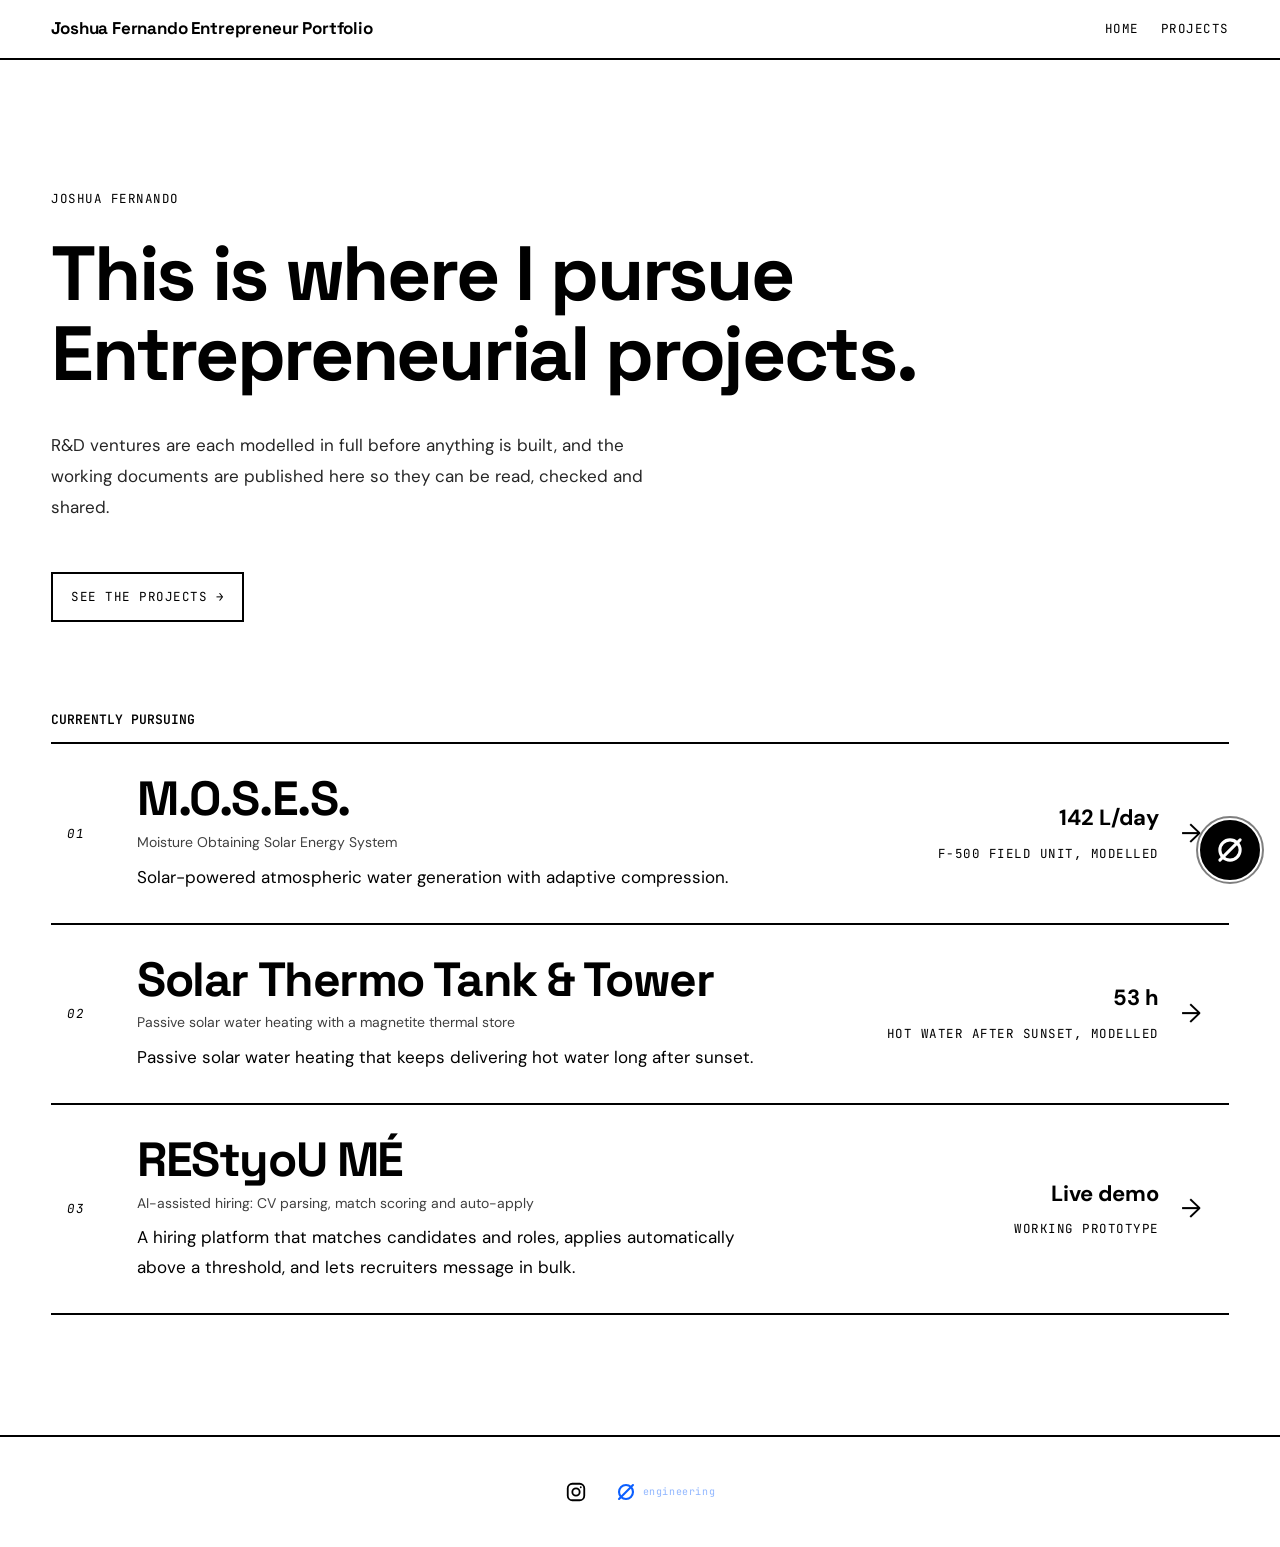
<file: index.html>
<!DOCTYPE html><html lang="en"><head><meta charset="utf-8"><meta name="viewport" content="width=device-width,initial-scale=1"><title>Joshua Fernando — Entrepreneur Portfolio</title><meta name="description" content="Personal R&D and venture projects by Joshua Fernando."><script>if(/[?&]portal=/.test(location.search)){document.documentElement.classList.add("portal-in");document.documentElement.style.background=/portal=blue/.test(location.search)?"#0b5fff":"#000"}</script><link rel="preconnect" href="https://fonts.googleapis.com"><link rel="preconnect" href="https://fonts.gstatic.com" crossorigin><link href="https://fonts.googleapis.com/css2?family=DM+Sans:wght@400;500;700&family=JetBrains+Mono:wght@400;500;600&family=Space+Grotesk:wght@500;700&display=swap" rel="stylesheet"><link rel="stylesheet" href="assets/css/site.css"><link rel="stylesheet" href="assets/css/noll-widget.css"></head><body data-base="">
<!-- ===== NAV (brand text: content.js -> SITE.BRAND) ===== --><nav><div class="wrap"><a class="brand" href="./"></a><a href="">Home</a><a href="projects/">Projects</a></div></nav>
<!-- ===== HOME HERO (text: content.js -> HOME) ===== -->
<header class="hero"><div class="wrap"><div class="eyebrow" id="home-eyebrow"></div><h1 id="home-title"></h1><p id="home-intro"></p><a class="btn" id="home-btn" href="projects/"></a></div></header>
<!-- ===== SHORT LIST OF PROJECTS ===== -->
<main class="wrap" style="margin-bottom:120px"><p class="lt" id="list-title"></p><div id="list"></div></main>
<!-- FOOTER: Instagram icon (centre) + blue Ø portal to the engineering site. Links: content.js -> SITE --><footer><div class="wrap"><a class="ig" href="#"></a><a id="portal" href="#"></a></div></footer><script src="assets/js/content.js"></script><script src="assets/js/noll-settings.js"></script><script src="assets/js/noll-widget.js"></script><script src="assets/js/portal.js"></script><script src="assets/js/site.js"></script></body></html>
</file>
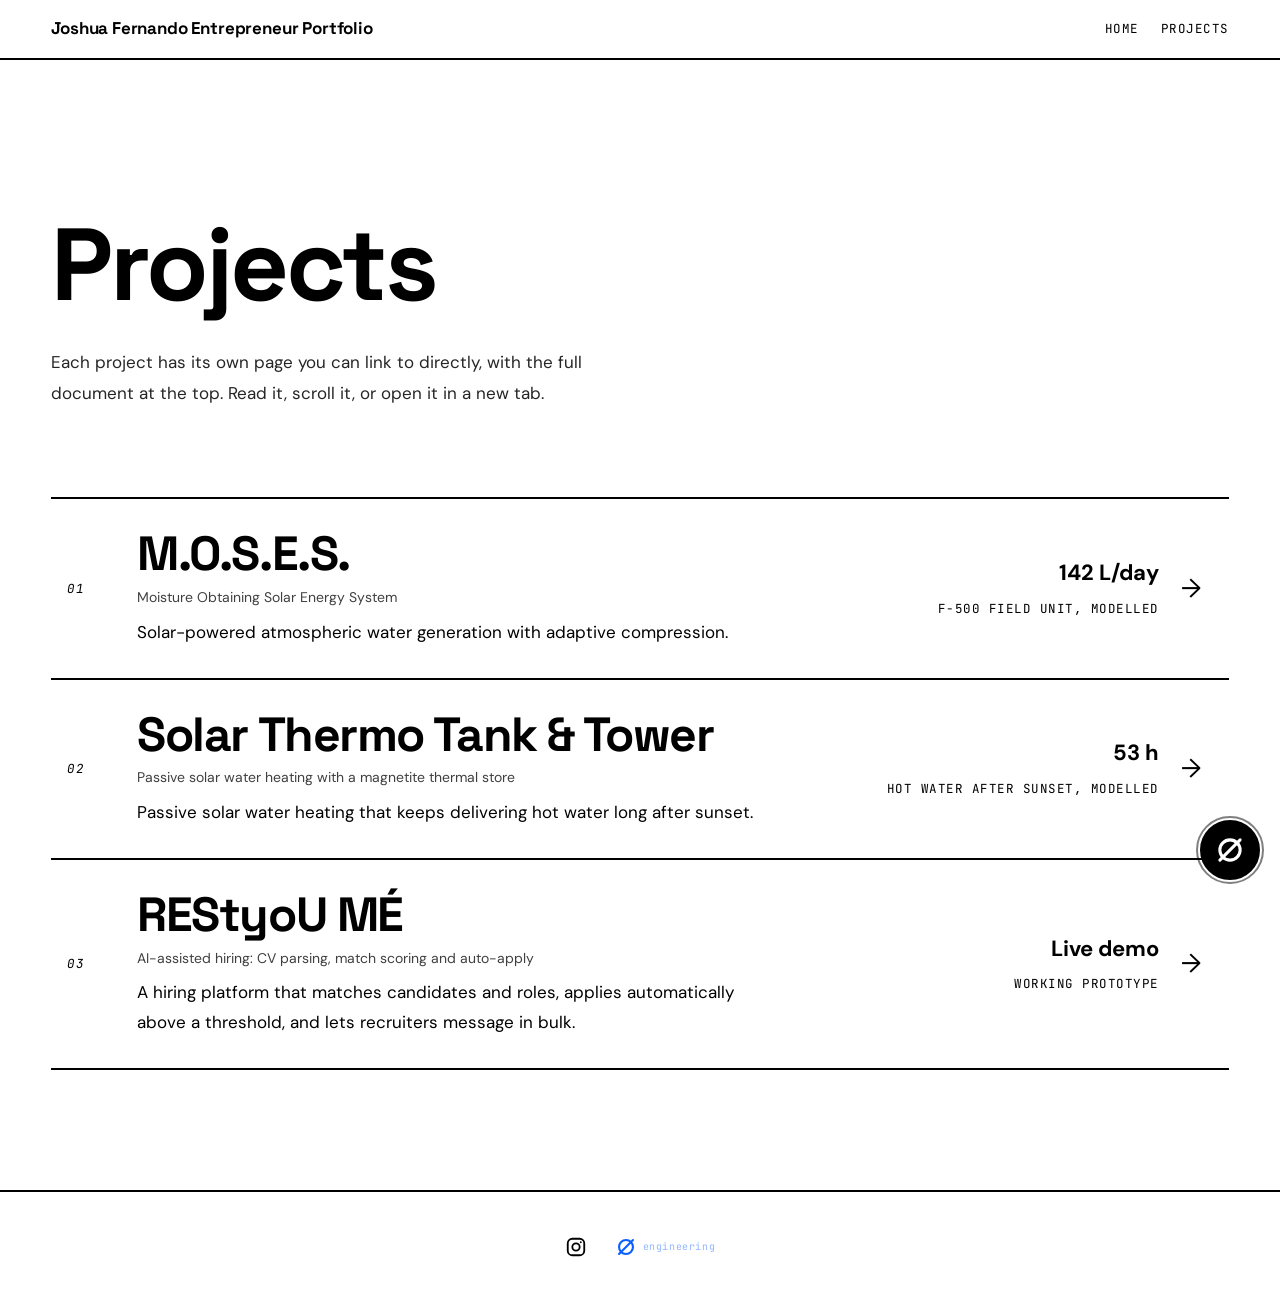
<file: projects/index.html>
<!DOCTYPE html><html lang="en"><head><meta charset="utf-8"><meta name="viewport" content="width=device-width,initial-scale=1"><title>Projects — Joshua Fernando</title><meta name="description" content="Projects by Joshua Fernando."><script>if(/[?&]portal=/.test(location.search)){document.documentElement.classList.add("portal-in");document.documentElement.style.background=/portal=blue/.test(location.search)?"#0b5fff":"#000"}</script><link rel="preconnect" href="https://fonts.googleapis.com"><link rel="preconnect" href="https://fonts.gstatic.com" crossorigin><link href="https://fonts.googleapis.com/css2?family=DM+Sans:wght@400;500;700&family=JetBrains+Mono:wght@400;500;600&family=Space+Grotesk:wght@500;700&display=swap" rel="stylesheet"><link rel="stylesheet" href="../assets/css/site.css"><link rel="stylesheet" href="../assets/css/noll-widget.css"></head><body data-base="../">
<nav><div class="wrap"><a class="brand" href="../"></a><a href="../">Home</a><a href="../projects/">Projects</a></div></nav>
<!-- ===== /projects/ PAGE (text: content.js -> PROJECTS_PAGE and PROJECTS) ===== -->
<header class="hero" style="padding-bottom:40px"><div class="wrap"><h1 id="pp-title" style="font-size:clamp(44px,8vw,110px);margin-bottom:28px"></h1><p id="pp-intro"></p></div></header>
<main class="wrap" style="margin-bottom:120px"><div id="list"></div></main>
<!-- FOOTER: Instagram icon (centre) + blue Ø portal to the engineering site. Links: content.js -> SITE --><footer><div class="wrap"><a class="ig" href="#"></a><a id="portal" href="#"></a></div></footer><script src="../assets/js/content.js"></script><script src="../assets/js/noll-settings.js"></script><script src="../assets/js/noll-widget.js"></script><script src="../assets/js/portal.js"></script><script src="../assets/js/site.js"></script></body></html>
</file>
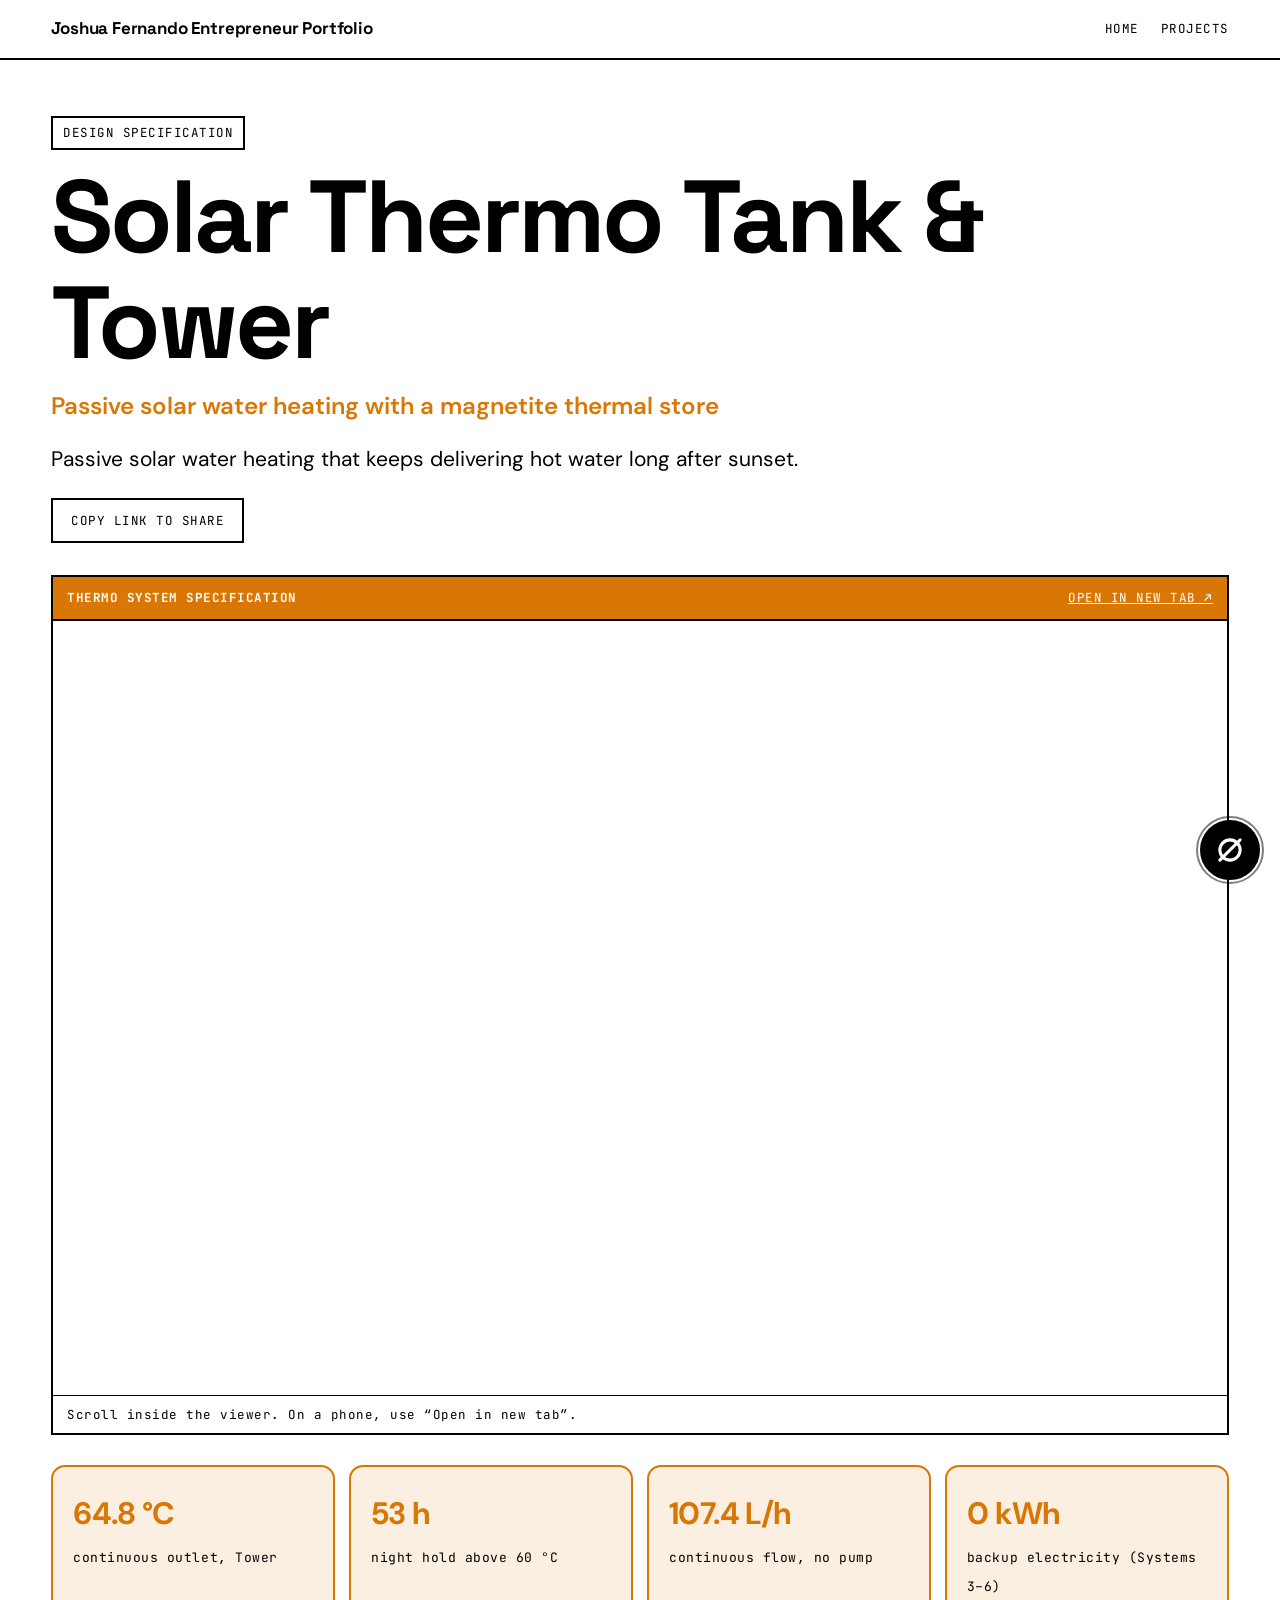
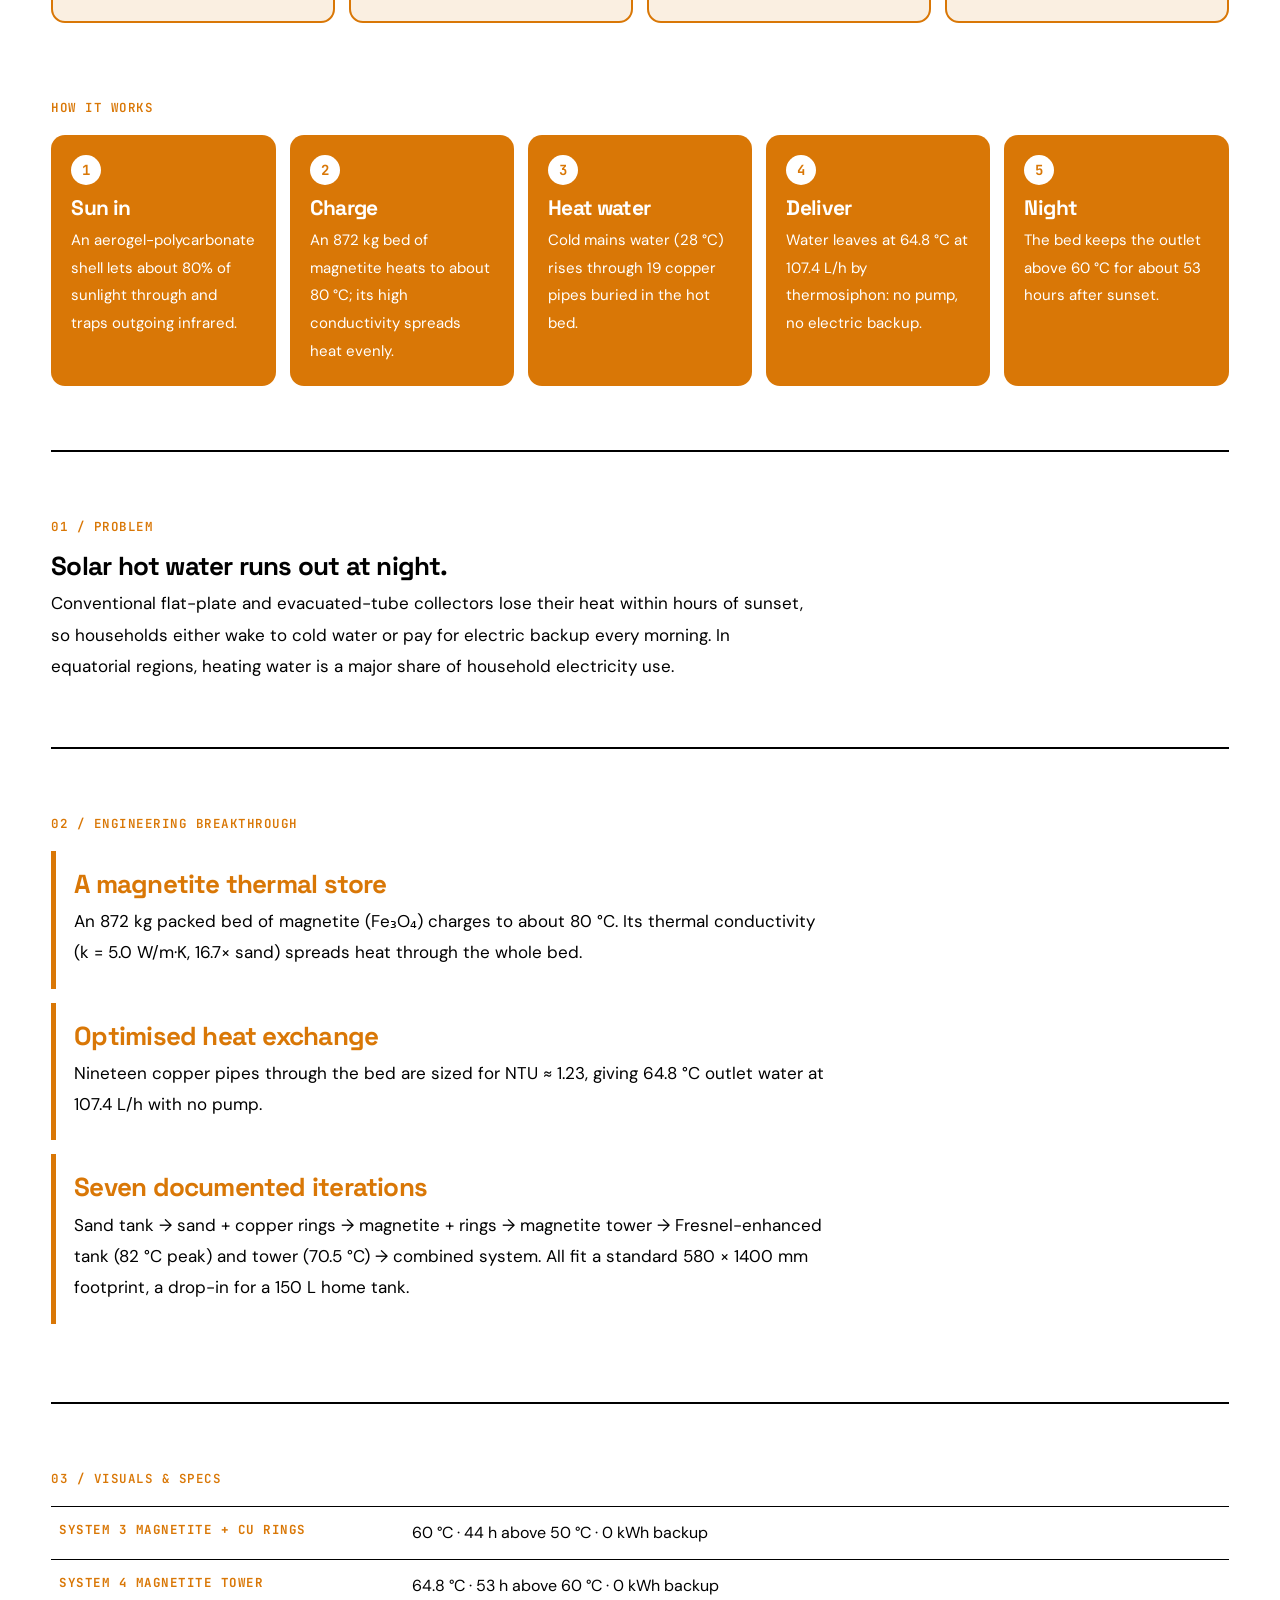
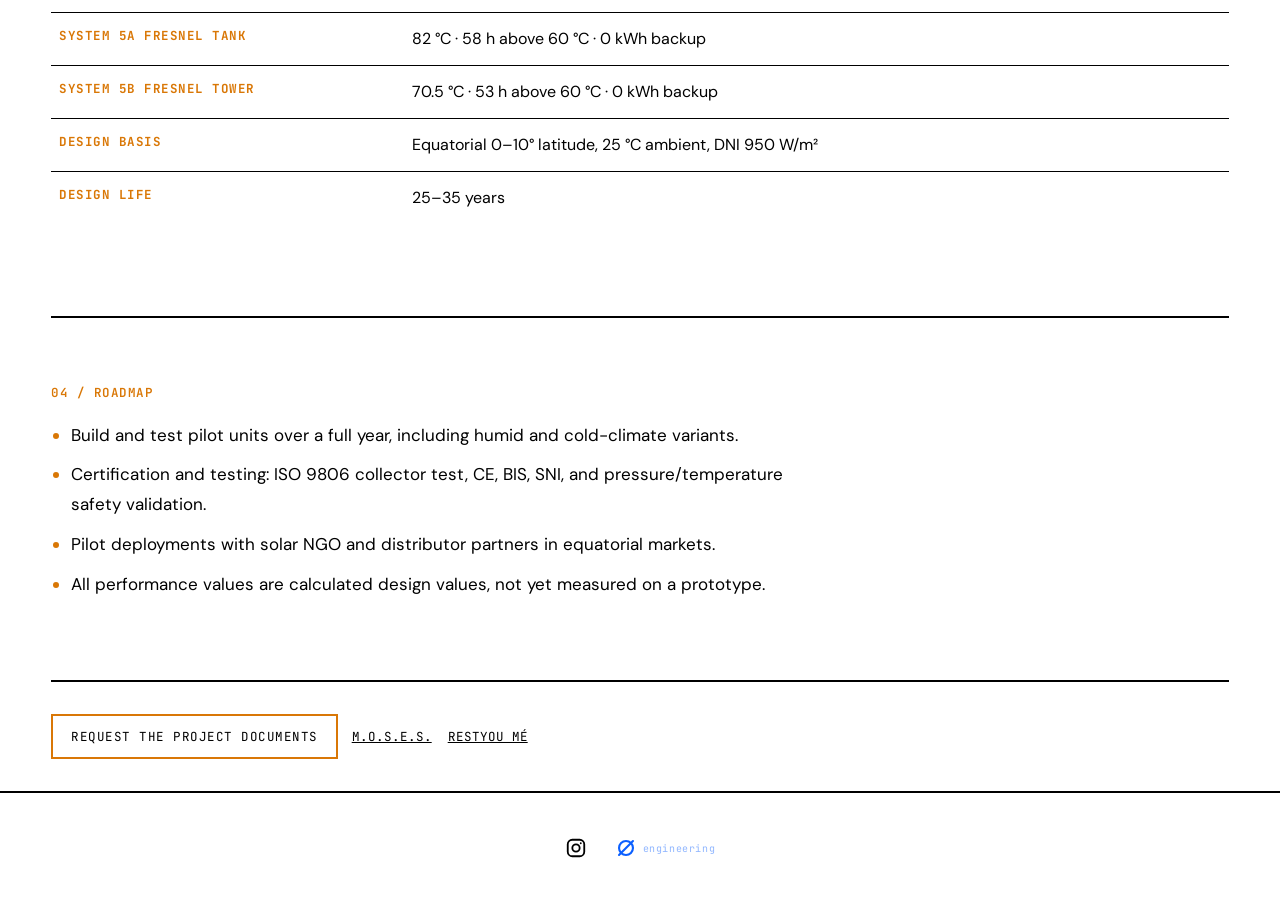
<file: projects/magnetite-tower/index.html>
<!DOCTYPE html><html lang="en"><head><meta charset="utf-8"><meta name="viewport" content="width=device-width,initial-scale=1"><title>Solar Thermo Tank & Tower</title><meta name="description" content="Project by Joshua Fernando"><script>if(/[?&]portal=/.test(location.search)){document.documentElement.classList.add("portal-in");document.documentElement.style.background=/portal=blue/.test(location.search)?"#0b5fff":"#000"}</script><link rel="preconnect" href="https://fonts.googleapis.com"><link rel="preconnect" href="https://fonts.gstatic.com" crossorigin><link href="https://fonts.googleapis.com/css2?family=DM+Sans:wght@400;500;700&family=JetBrains+Mono:wght@400;500;600&family=Space+Grotesk:wght@500;700&display=swap" rel="stylesheet"><link rel="stylesheet" href="../../assets/css/site.css"><link rel="stylesheet" href="../../assets/css/noll-widget.css"></head><body data-slug="magnetite-tower" data-base="../../">
<!-- Focused project page. ALL text comes from assets/js/content.js (PROJECTS -> "magnetite-tower"). Share this link: /projects/magnetite-tower/ -->
<nav><div class="wrap"><a class="brand" href="../../"></a><a href="../../">Home</a><a href="../../projects/">Projects</a></div></nav>
<header class="ph"><div class="wrap"><span class="status" id="p-status"></span><h1 id="p-name"></h1><span class="full" id="p-full"></span><p id="p-line"></p><button class="btn" id="copy">Copy link to share</button></div></header>
<!-- DOCUMENT VIEWER AT THE TOP (scrollable). Files: content.js -> docs -->
<div class="wrap"><section class="viewer" id="p-viewer"></section><div class="stats" id="p-stats"></div></div>
<main class="wrap">
<!-- HOW IT WORKS (coloured steps) --><section class="sec"><small>How it works</small><div class="steps" id="p-explain"></div></section>
<!-- PROBLEM --><section class="sec"><small>01 / Problem</small><div id="p-problem"></div></section>
<!-- ENGINEERING BREAKTHROUGH --><section class="sec"><small>02 / Engineering breakthrough</small><div id="p-break"></div></section>
<!-- VISUALS &amp; SPECS --><section class="sec"><small>03 / Visuals &amp; specs</small><div id="p-specs"></div></section>
<!-- ROADMAP --><section class="sec"><small>04 / Roadmap</small><div id="p-road"></div></section>
<div class="cta"><button class="btn" id="ask-deck">Request the project documents</button><span id="nav-more"></span></div></main>
<!-- FOOTER: Instagram icon (centre) + blue Ø portal to the engineering site. Links: content.js -> SITE --><footer><div class="wrap"><a class="ig" href="#"></a><a id="portal" href="#"></a></div></footer><script src="../../assets/js/content.js"></script><script src="../../assets/js/noll-settings.js"></script><script src="../../assets/js/noll-widget.js"></script><script src="../../assets/js/portal.js"></script><script src="../../assets/js/site.js"></script></body></html>
</file>
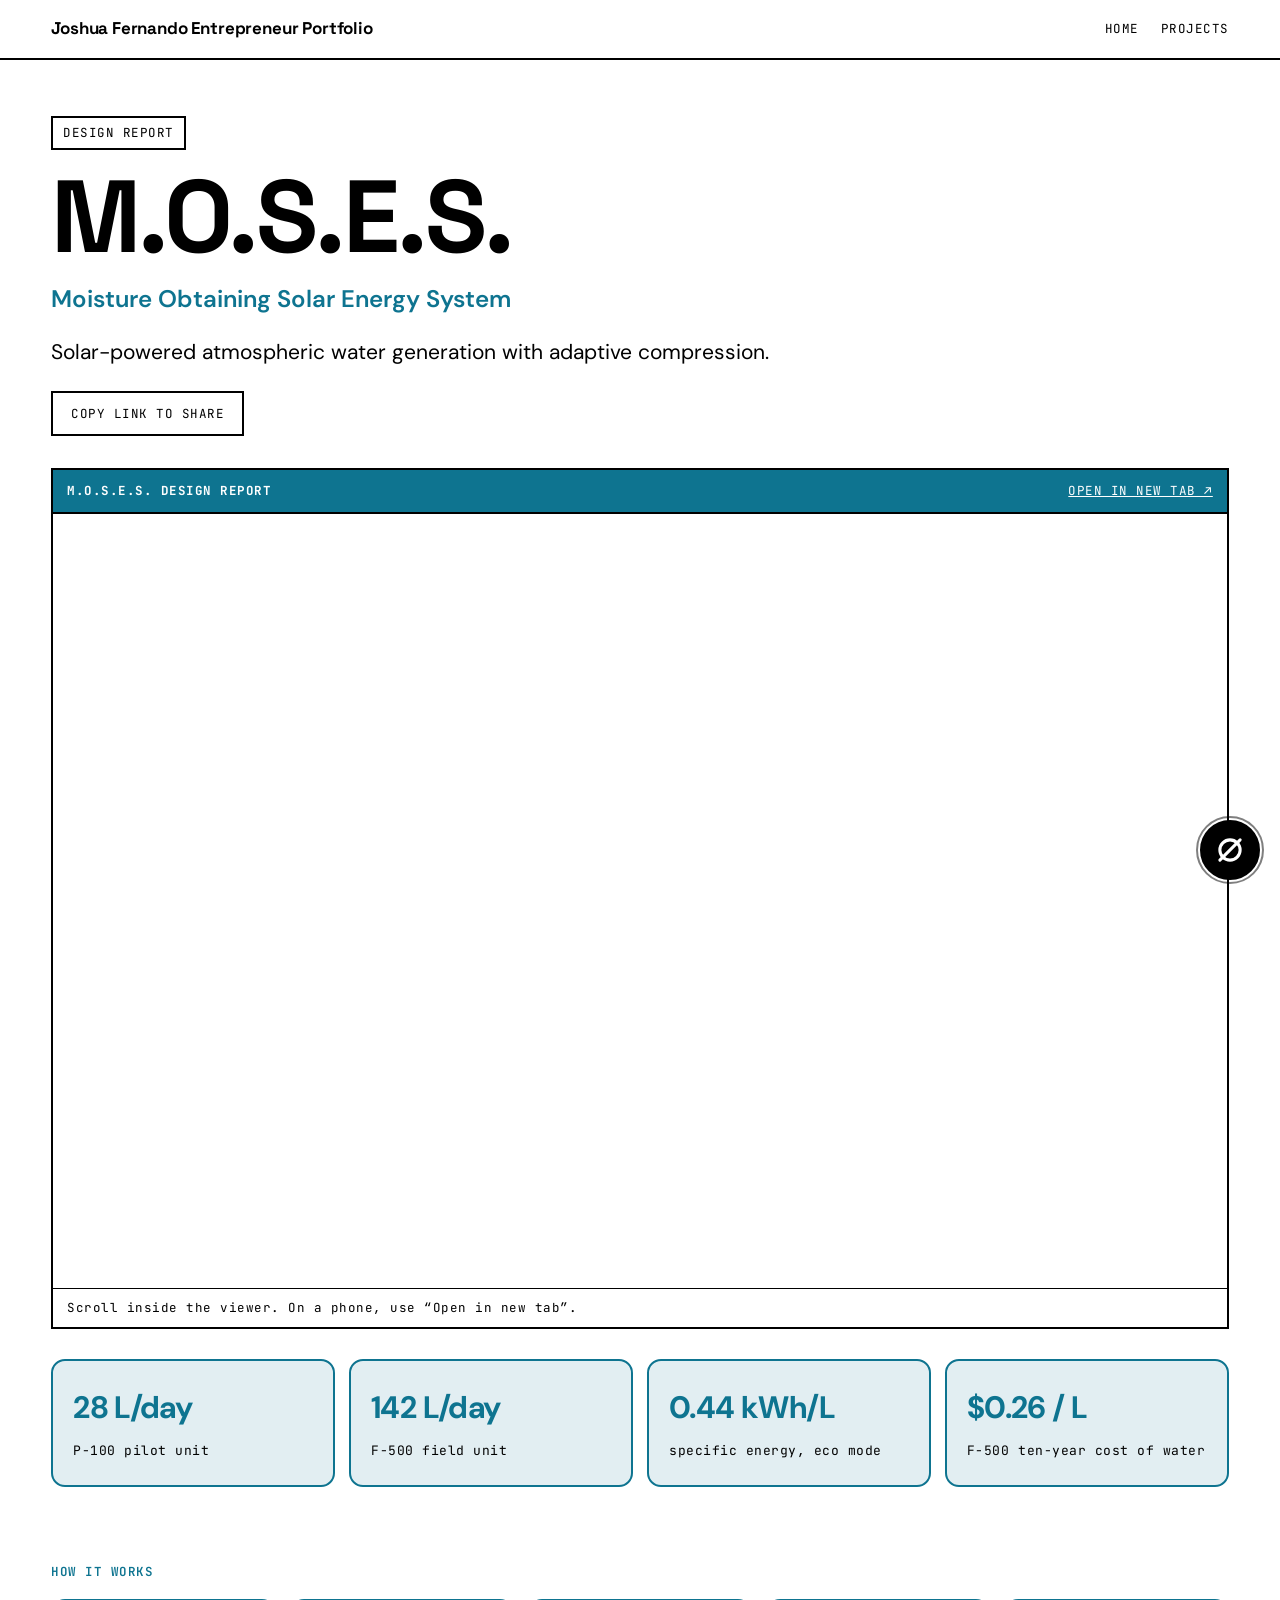
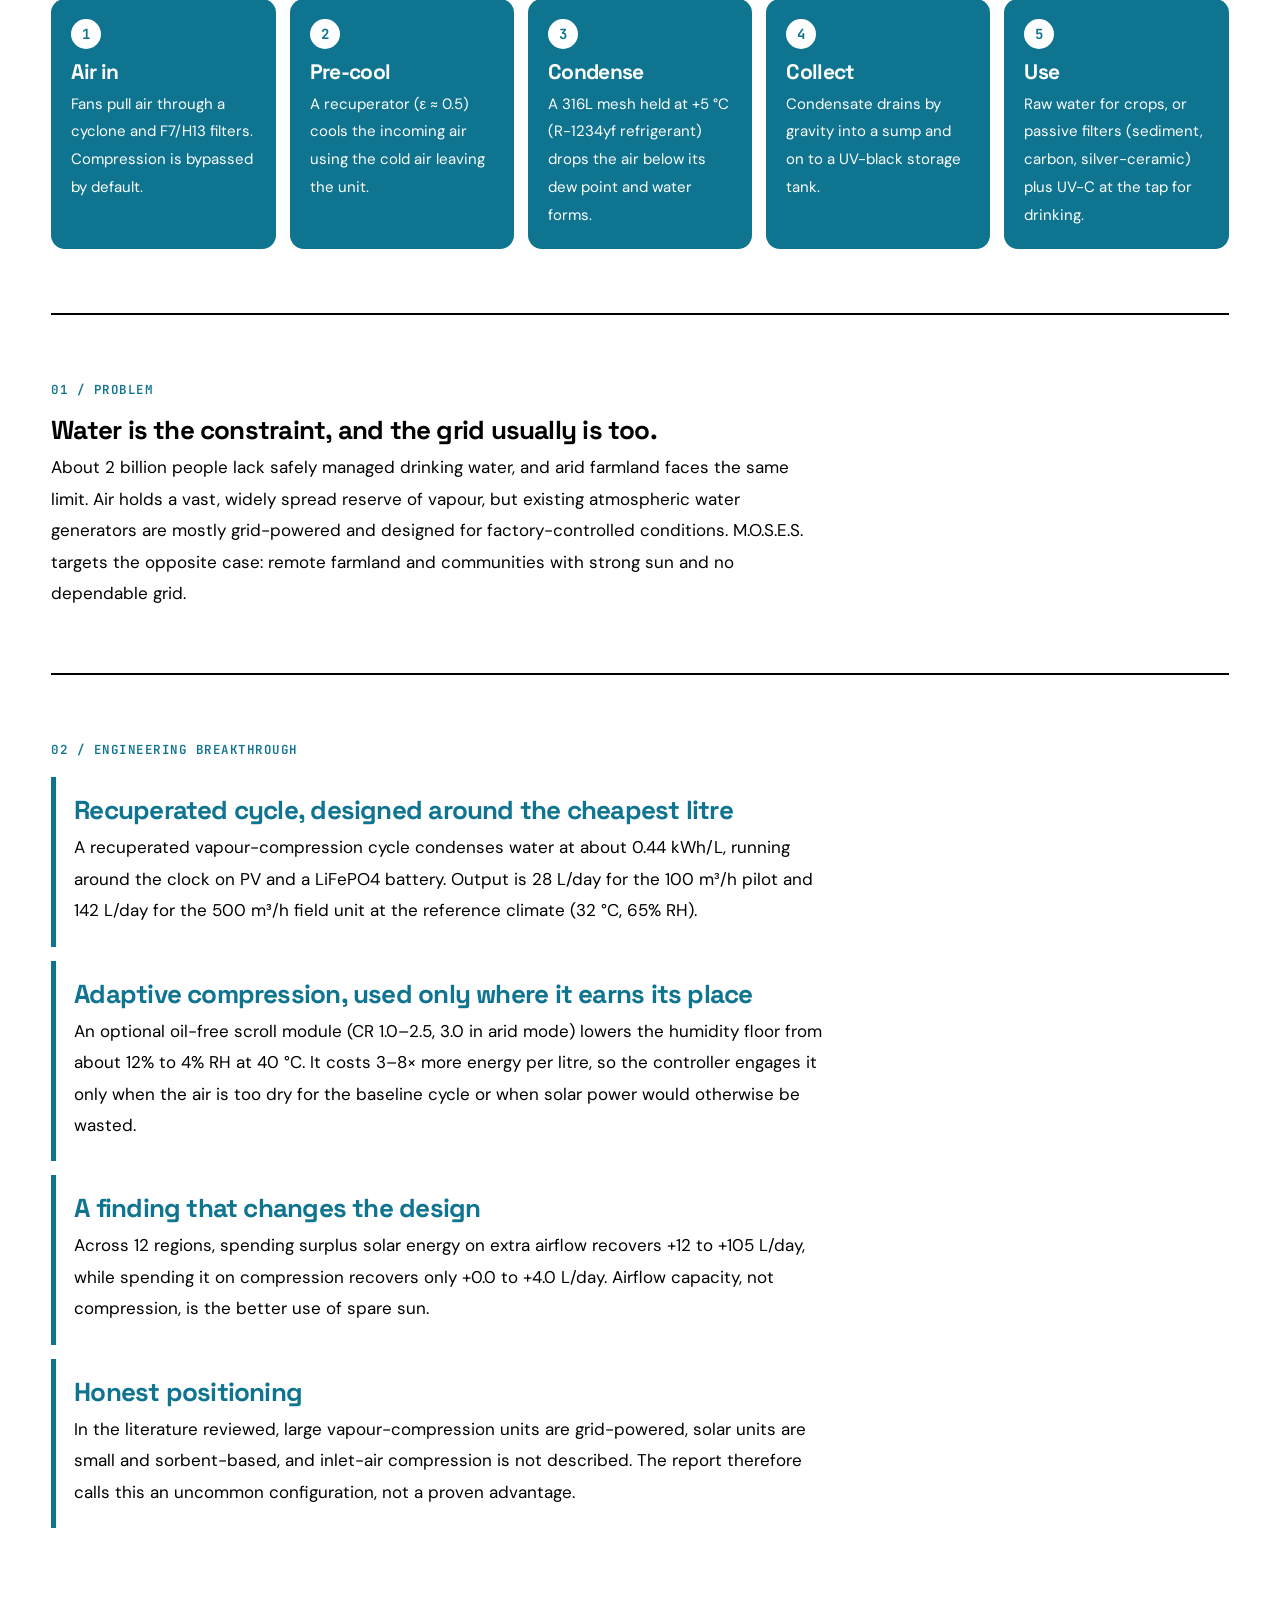
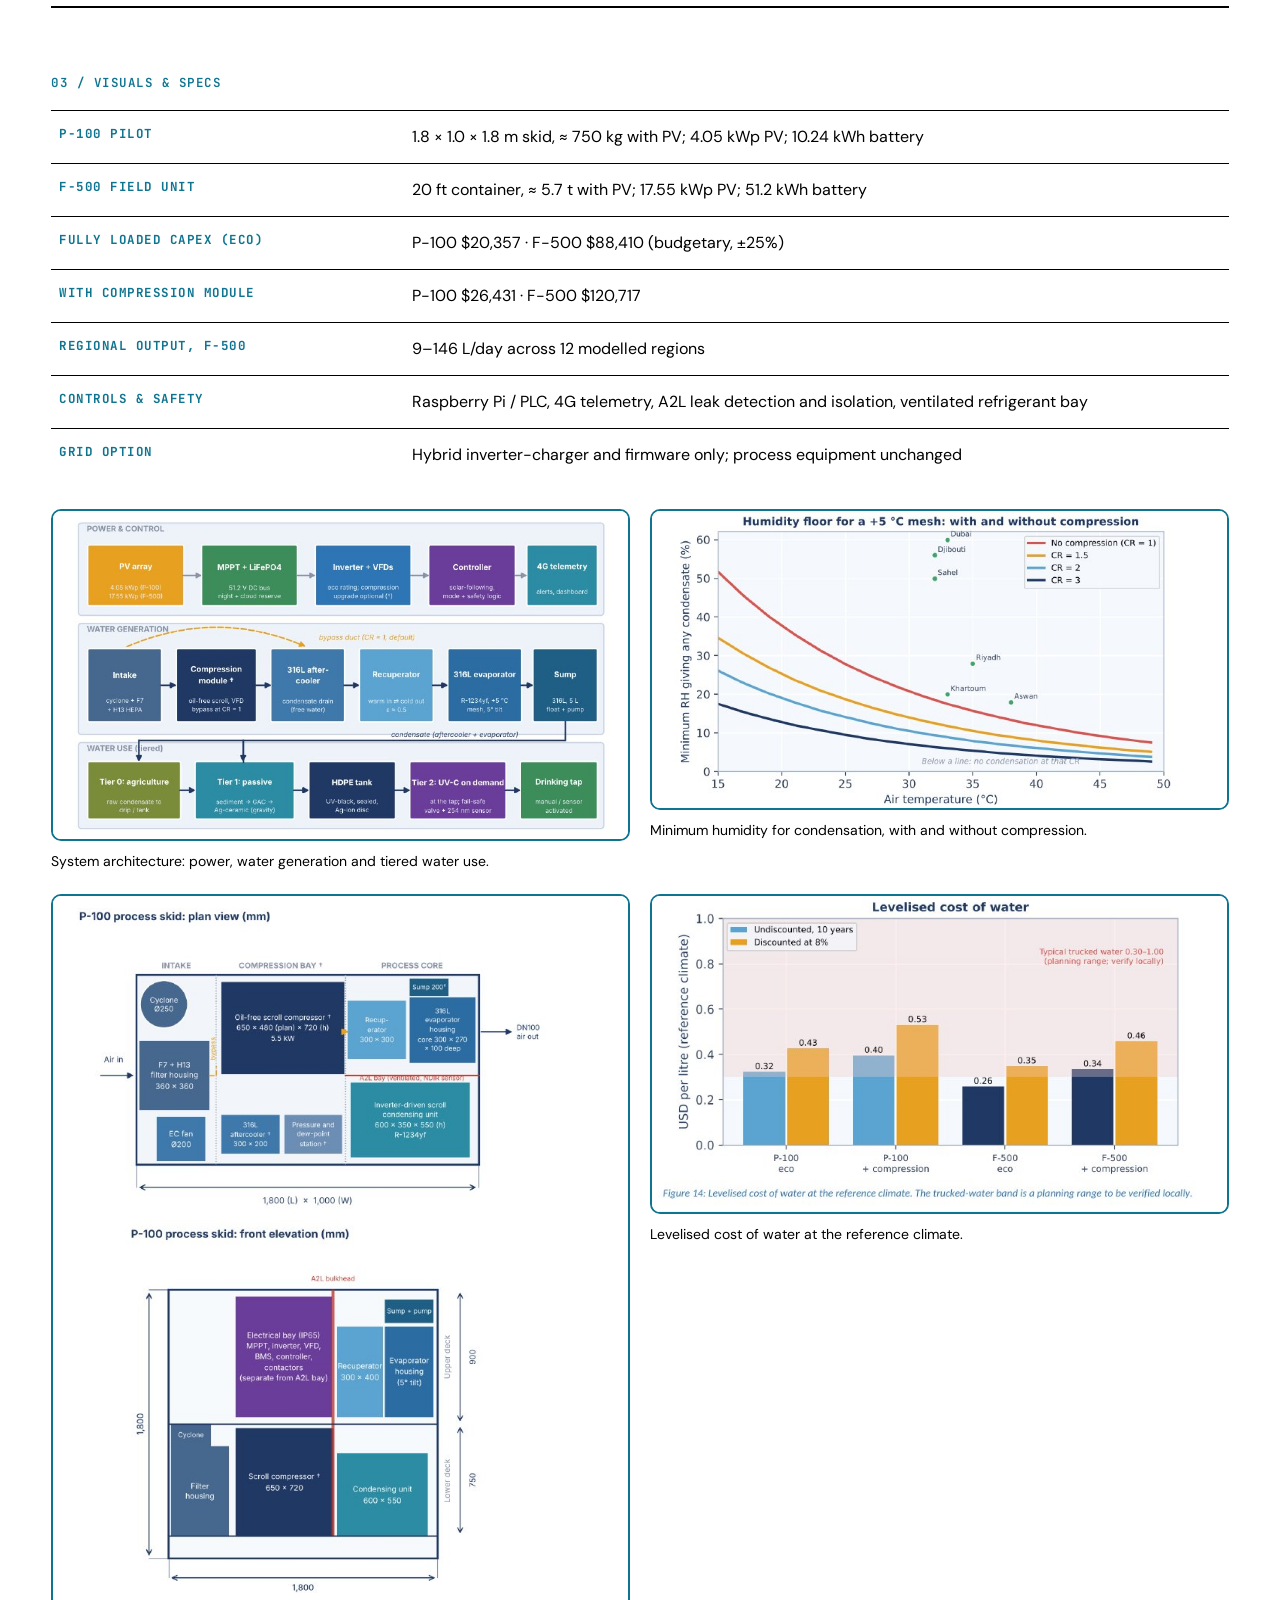
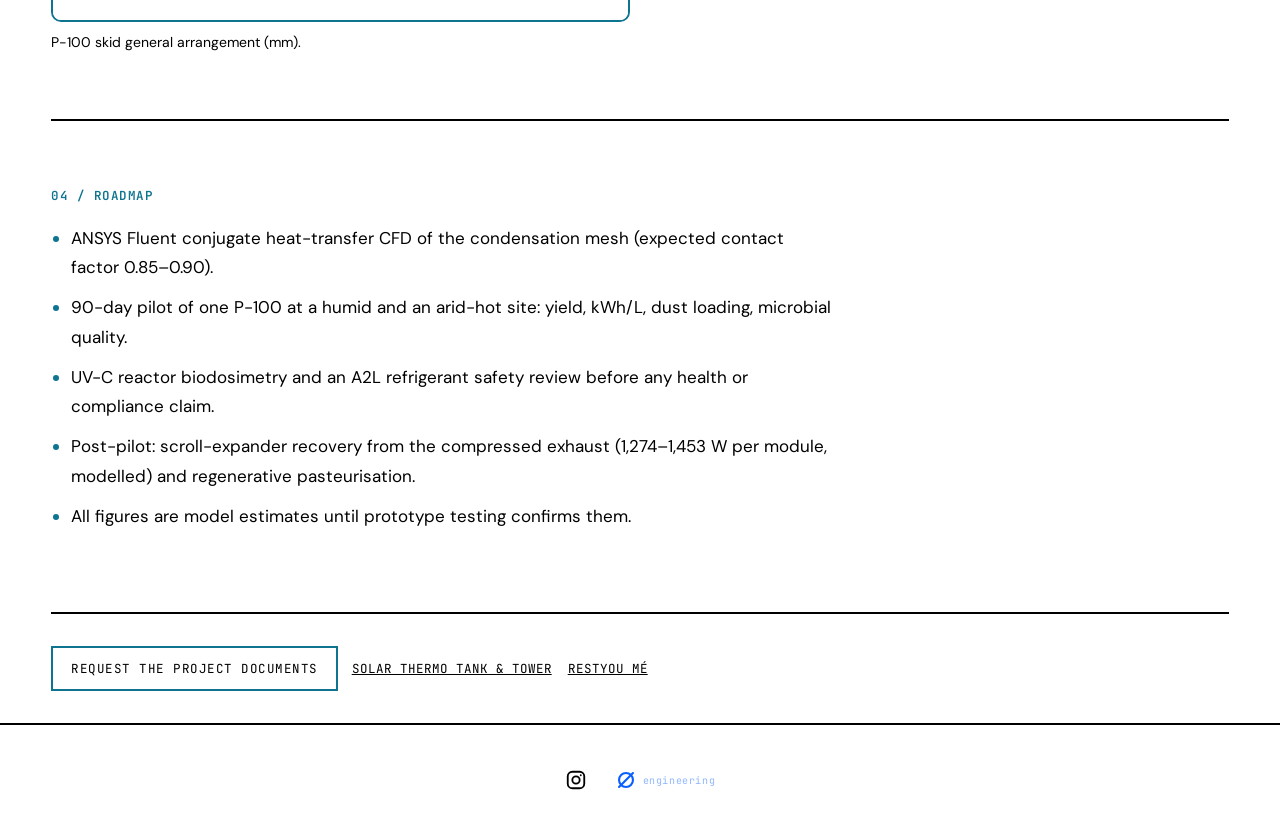
<file: projects/moses/index.html>
<!DOCTYPE html><html lang="en"><head><meta charset="utf-8"><meta name="viewport" content="width=device-width,initial-scale=1"><title>M.O.S.E.S.</title><meta name="description" content="Project by Joshua Fernando"><script>if(/[?&]portal=/.test(location.search)){document.documentElement.classList.add("portal-in");document.documentElement.style.background=/portal=blue/.test(location.search)?"#0b5fff":"#000"}</script><link rel="preconnect" href="https://fonts.googleapis.com"><link rel="preconnect" href="https://fonts.gstatic.com" crossorigin><link href="https://fonts.googleapis.com/css2?family=DM+Sans:wght@400;500;700&family=JetBrains+Mono:wght@400;500;600&family=Space+Grotesk:wght@500;700&display=swap" rel="stylesheet"><link rel="stylesheet" href="../../assets/css/site.css"><link rel="stylesheet" href="../../assets/css/noll-widget.css"></head><body data-slug="moses" data-base="../../">
<!-- Focused project page. ALL text comes from assets/js/content.js (PROJECTS -> "moses"). Share this link: /projects/moses/ -->
<nav><div class="wrap"><a class="brand" href="../../"></a><a href="../../">Home</a><a href="../../projects/">Projects</a></div></nav>
<header class="ph"><div class="wrap"><span class="status" id="p-status"></span><h1 id="p-name"></h1><span class="full" id="p-full"></span><p id="p-line"></p><button class="btn" id="copy">Copy link to share</button></div></header>
<!-- DOCUMENT VIEWER AT THE TOP (scrollable). Files: content.js -> docs -->
<div class="wrap"><section class="viewer" id="p-viewer"></section><div class="stats" id="p-stats"></div></div>
<main class="wrap">
<!-- HOW IT WORKS (coloured steps) --><section class="sec"><small>How it works</small><div class="steps" id="p-explain"></div></section>
<!-- PROBLEM --><section class="sec"><small>01 / Problem</small><div id="p-problem"></div></section>
<!-- ENGINEERING BREAKTHROUGH --><section class="sec"><small>02 / Engineering breakthrough</small><div id="p-break"></div></section>
<!-- VISUALS &amp; SPECS --><section class="sec"><small>03 / Visuals &amp; specs</small><div id="p-specs"></div></section>
<!-- ROADMAP --><section class="sec"><small>04 / Roadmap</small><div id="p-road"></div></section>
<div class="cta"><button class="btn" id="ask-deck">Request the project documents</button><span id="nav-more"></span></div></main>
<!-- FOOTER: Instagram icon (centre) + blue Ø portal to the engineering site. Links: content.js -> SITE --><footer><div class="wrap"><a class="ig" href="#"></a><a id="portal" href="#"></a></div></footer><script src="../../assets/js/content.js"></script><script src="../../assets/js/noll-settings.js"></script><script src="../../assets/js/noll-widget.js"></script><script src="../../assets/js/portal.js"></script><script src="../../assets/js/site.js"></script></body></html>
</file>
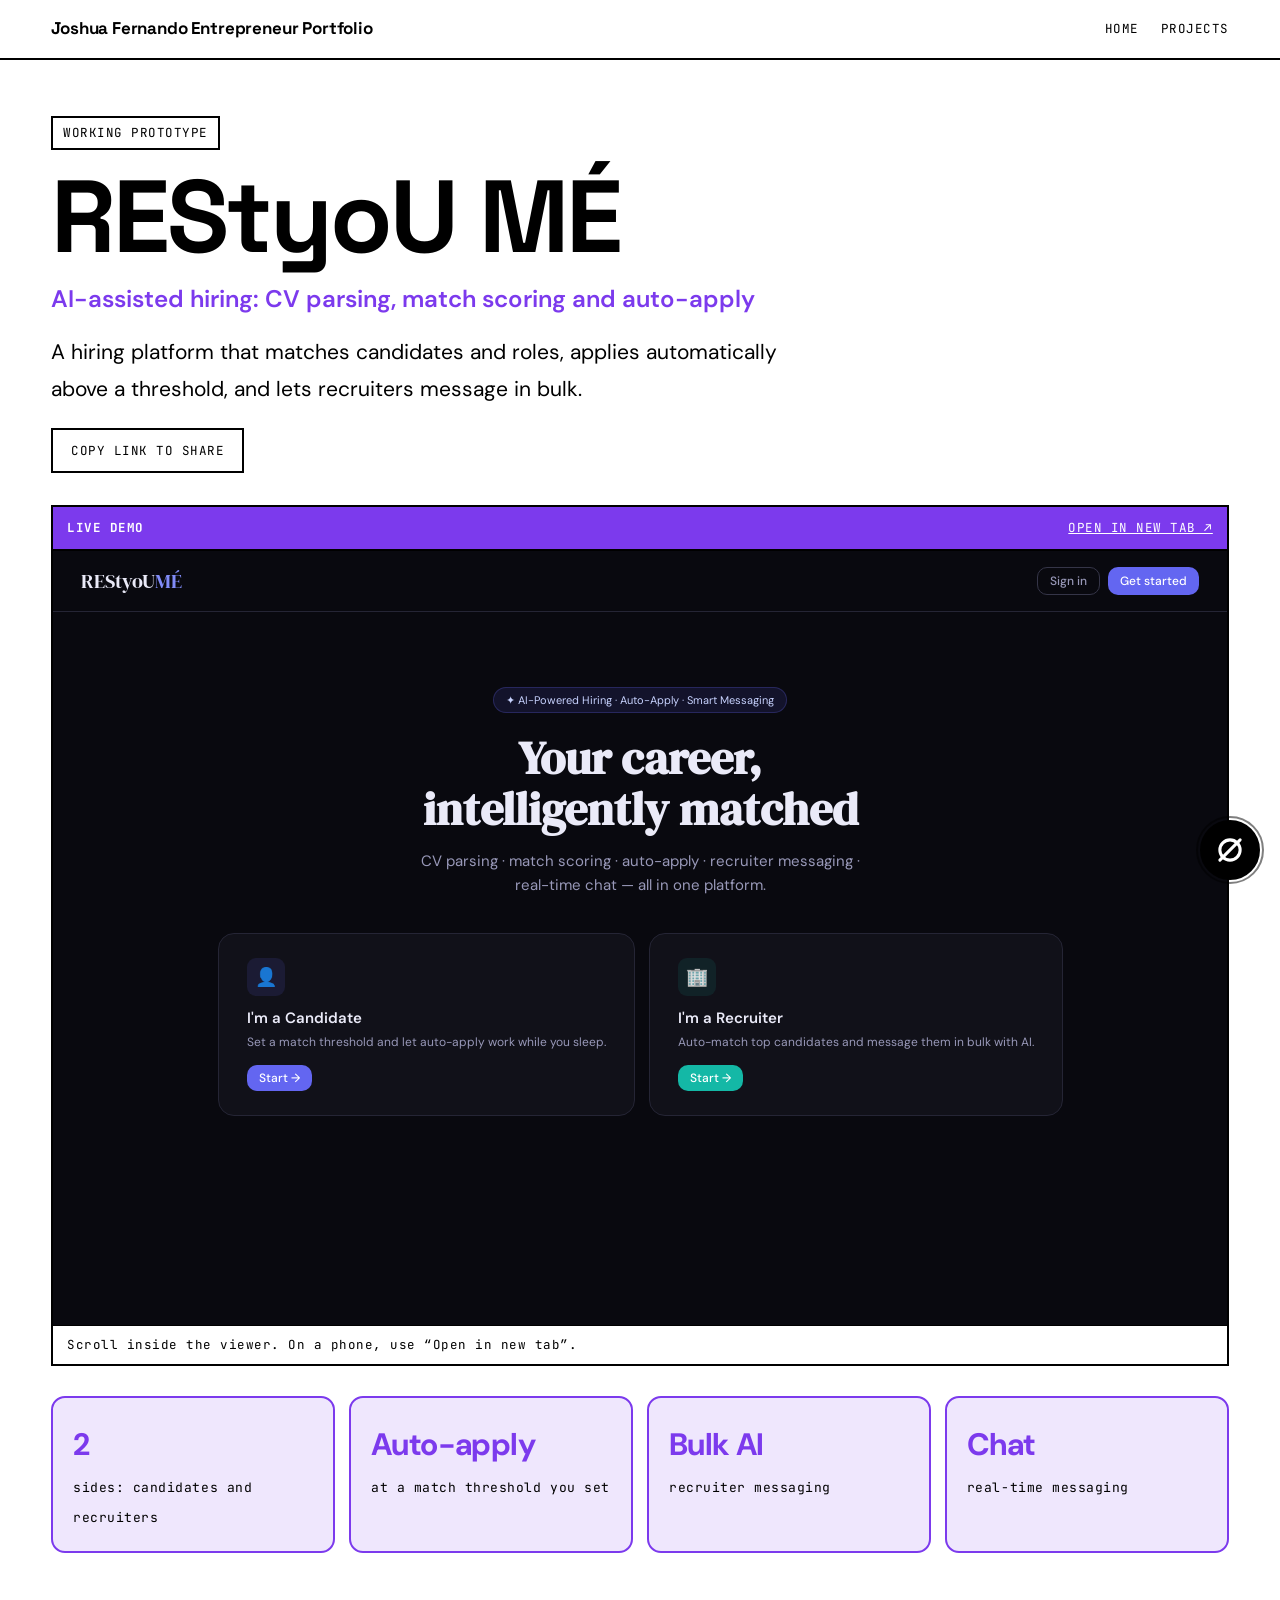
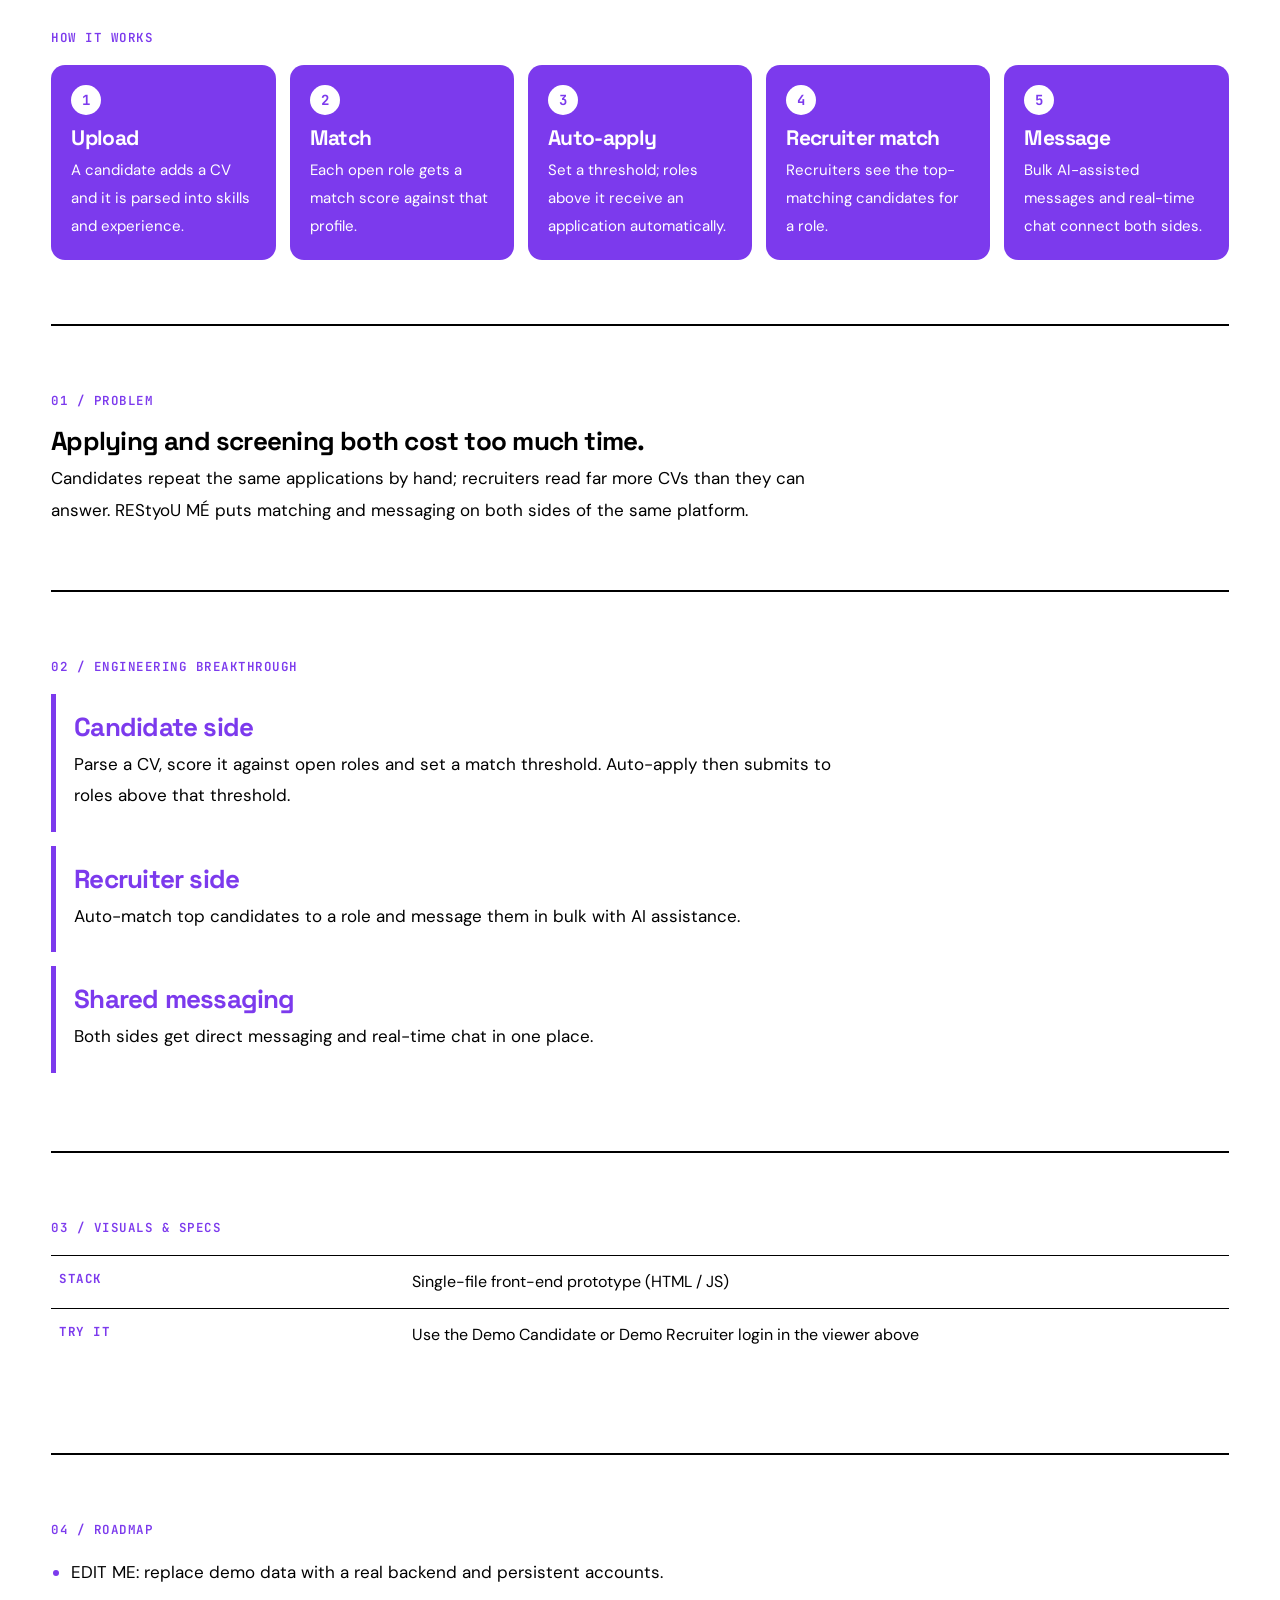
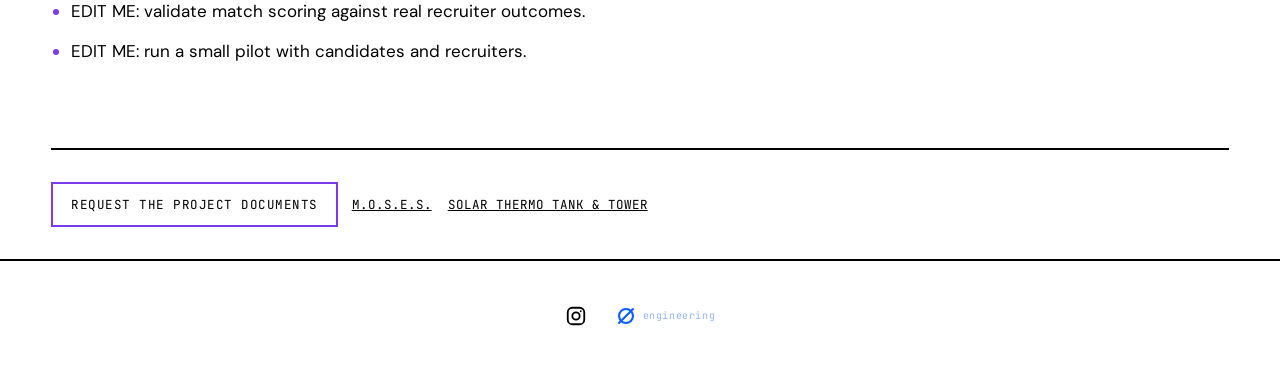
<file: projects/restyoume/index.html>
<!DOCTYPE html><html lang="en"><head><meta charset="utf-8"><meta name="viewport" content="width=device-width,initial-scale=1"><title>REStyoU M\u00c9</title><meta name="description" content="Project by Joshua Fernando"><script>if(/[?&]portal=/.test(location.search)){document.documentElement.classList.add("portal-in");document.documentElement.style.background=/portal=blue/.test(location.search)?"#0b5fff":"#000"}</script><link rel="preconnect" href="https://fonts.googleapis.com"><link rel="preconnect" href="https://fonts.gstatic.com" crossorigin><link href="https://fonts.googleapis.com/css2?family=DM+Sans:wght@400;500;700&family=JetBrains+Mono:wght@400;500;600&family=Space+Grotesk:wght@500;700&display=swap" rel="stylesheet"><link rel="stylesheet" href="../../assets/css/site.css"><link rel="stylesheet" href="../../assets/css/noll-widget.css"></head><body data-slug="restyoume" data-base="../../">
<!-- Focused project page. ALL text comes from assets/js/content.js (PROJECTS -> "restyoume"). Share this link: /projects/restyoume/ -->
<nav><div class="wrap"><a class="brand" href="../../"></a><a href="../../">Home</a><a href="../../projects/">Projects</a></div></nav>
<header class="ph"><div class="wrap"><span class="status" id="p-status"></span><h1 id="p-name"></h1><span class="full" id="p-full"></span><p id="p-line"></p><button class="btn" id="copy">Copy link to share</button></div></header>
<!-- DOCUMENT VIEWER AT THE TOP (scrollable). Files: content.js -> docs -->
<div class="wrap"><section class="viewer" id="p-viewer"></section><div class="stats" id="p-stats"></div></div>
<main class="wrap">
<!-- HOW IT WORKS (coloured steps) --><section class="sec"><small>How it works</small><div class="steps" id="p-explain"></div></section>
<!-- PROBLEM --><section class="sec"><small>01 / Problem</small><div id="p-problem"></div></section>
<!-- ENGINEERING BREAKTHROUGH --><section class="sec"><small>02 / Engineering breakthrough</small><div id="p-break"></div></section>
<!-- VISUALS &amp; SPECS --><section class="sec"><small>03 / Visuals &amp; specs</small><div id="p-specs"></div></section>
<!-- ROADMAP --><section class="sec"><small>04 / Roadmap</small><div id="p-road"></div></section>
<div class="cta"><button class="btn" id="ask-deck">Request the project documents</button><span id="nav-more"></span></div></main>
<!-- FOOTER: Instagram icon (centre) + blue Ø portal to the engineering site. Links: content.js -> SITE --><footer><div class="wrap"><a class="ig" href="#"></a><a id="portal" href="#"></a></div></footer><script src="../../assets/js/content.js"></script><script src="../../assets/js/noll-settings.js"></script><script src="../../assets/js/noll-widget.js"></script><script src="../../assets/js/portal.js"></script><script src="../../assets/js/site.js"></script></body></html>
</file>
<file: assets/css/site.css>
/* === Site B: black-and-white chrome (#000/#fff). Project pages add a per-project accent colour (--acc). === */
:root{--b:#000;--w:#fff;--acc:#000;--pad:clamp(20px,4vw,72px)}*{box-sizing:border-box}
body{margin:0;background:var(--w);color:var(--b);font:17px/1.75 "DM Sans","Helvetica Neue",Arial,sans-serif}
a{color:inherit}.wrap{max-width:1500px;margin:0 auto;padding:0 var(--pad)}
h1,h2,h3{font-family:"Space Grotesk","DM Sans",sans-serif;font-weight:700;letter-spacing:-.03em;line-height:1.04;margin:0}
.eyebrow,nav,footer,.row i,.row .m span,.stats span,th,.btn,.sec>small,.vbar,.vhint,.status{font-family:"JetBrains Mono",ui-monospace,monospace;font-size:12.5px;text-transform:uppercase;letter-spacing:.04em}
nav .wrap{display:flex;gap:22px;align-items:center;height:60px;border-bottom:2px solid var(--b)}nav .brand{margin-right:auto;font-family:"Space Grotesk","DM Sans",sans-serif;font-weight:700;text-transform:none;font-size:17px;letter-spacing:-.01em;text-decoration:none}nav a{text-decoration:none}nav a:hover{text-decoration:underline}
.hero{padding:clamp(64px,10vw,140px) 0 clamp(56px,7vw,96px)}.hero h1{font-size:clamp(40px,6vw,92px);margin:24px 0 36px;max-width:980px}.hero p{max-width:600px;font-size:17px;line-height:1.85;margin:0 0 48px;opacity:.85}
.btn{display:inline-block;border:2px solid var(--b);background:var(--w);color:var(--b);padding:12px 18px;cursor:pointer;text-decoration:none}.btn:hover{background:var(--b);color:var(--w)}
.lt{font:600 13px "JetBrains Mono",monospace;text-transform:uppercase;margin:0 0 14px}
.row{display:grid;grid-template-columns:48px 1fr auto 32px;gap:22px;align-items:center;padding:30px 16px;border-top:2px solid var(--b);text-decoration:none}.row:last-child{border-bottom:2px solid var(--b)}
.row h2{font-size:clamp(28px,4vw,48px)}.row .full{display:block;font-style:normal;font-size:14px;margin-top:6px;opacity:.75}.row p{margin:8px 0 0;max-width:620px}.row .m{text-align:right}.row .m b{display:block;font-size:22px}.row u{text-decoration:none;font-size:26px}
.row:hover{background:var(--b);color:var(--w)}
@media(max-width:700px){.row{grid-template-columns:1fr auto;gap:8px}.row i,.row .m{display:none}}
/* project pages: colour lives here */
.ph{padding:56px 0 24px}.ph h1{font-size:clamp(44px,8vw,110px);margin:14px 0 8px}.ph .full{display:block;font-size:clamp(16px,2vw,24px);font-weight:600;color:var(--acc);margin-bottom:14px}.ph p{font-size:21px;max-width:760px;margin:0 0 20px}
.status{display:inline-block;border:2px solid var(--b);padding:4px 10px}
.viewer{border:2px solid var(--b);margin-top:8px}.vbar{display:flex;gap:8px;align-items:center;flex-wrap:wrap;padding:10px 14px;border-bottom:2px solid var(--b);background:var(--acc);color:#fff}
.vbar .tab{border:2px solid #fff;background:transparent;color:#fff;padding:5px 10px;font:inherit;cursor:pointer;text-transform:uppercase}.vbar .tab.on{background:#fff;color:#000}.vbar a{margin-left:auto;color:#fff}
#vframe{display:block;width:100%;height:min(86vh,1000px);min-height:520px;border:0;background:#fff}.vhint{margin:0;padding:8px 14px;border-top:1px solid var(--b);text-transform:none}
.stats{display:grid;grid-template-columns:repeat(auto-fit,minmax(210px,1fr));gap:14px;margin:30px 0 10px}
.stats div{padding:20px;border-radius:14px;background:color-mix(in srgb,var(--acc) 12%,#fff);border:2px solid var(--acc)}.stats b{display:block;font-size:31px;letter-spacing:-.02em;color:var(--acc)}.stats span{text-transform:none;font-size:13px}
.sec{padding:64px 0;border-bottom:2px solid var(--b)}.sec>small{display:block;margin-bottom:16px;color:var(--acc);font-weight:600}.sec h3{font-size:26px;margin-bottom:8px}.sec p{margin:0;max-width:760px;line-height:1.85}
.steps{display:grid;grid-template-columns:repeat(auto-fit,minmax(210px,1fr));gap:14px}.step{position:relative;padding:20px;border-radius:14px;background:var(--acc);color:#fff}.step i{display:grid;place-items:center;width:30px;height:30px;border-radius:50%;background:#fff;color:var(--acc);font:700 14px "JetBrains Mono",monospace;font-style:normal;margin-bottom:12px}.step h3{font-size:21px;color:#fff}.step p{font-size:15px;margin-top:6px;color:#fff}
.item{padding:20px 0 20px 18px;border-left:5px solid var(--acc);margin-bottom:14px}.item h3{color:var(--acc)}
table{border-collapse:collapse;width:100%;margin-bottom:28px}th,td{text-align:left;vertical-align:top;padding:12px 8px;border-top:1px solid var(--b)}th{width:30%;color:var(--acc)}td{font-size:16px}
.figs{display:grid;grid-template-columns:repeat(auto-fit,minmax(380px,1fr));gap:20px}figure{margin:0}figure img{width:100%;display:block;border:2px solid var(--acc);border-radius:10px}figcaption{font-size:14px;padding-top:8px}
ul{padding-left:20px;max-width:780px}li{margin-bottom:10px}li::marker{color:var(--acc)}
.cta{display:flex;gap:14px;flex-wrap:wrap;align-items:center;padding:32px 0}.cta .btn{border-color:var(--acc)}.cta .btn:hover{background:var(--acc)}.cta span{display:flex;gap:16px;font:12.5px "JetBrains Mono",monospace;text-transform:uppercase}
footer{border-top:2px solid var(--b)}footer .wrap{padding:44px var(--pad);display:flex;gap:28px;flex-wrap:wrap;justify-content:center;align-items:center}.ig{color:#000;display:inline-flex}.ig:hover{opacity:.6}
/* NØLL on Site B: strictly monochrome */
.noll[data-mode="founder"] .noll-panel{box-shadow:none}.noll[data-mode="founder"] .noll-think{color:#000}.noll[data-mode="founder"] .noll-msg{border-color:#000}
.noll[data-mode="founder"] .noll-chip.on,.noll[data-mode="founder"] .noll-msg.me{background:#000;color:#fff}.noll[data-mode="founder"] .noll-chips,.noll[data-mode="founder"] .noll-form{border-top-color:#000}
.noll[data-mode="founder"] .noll-send,.noll[data-mode="founder"] .noll-chat button{background:#000}
</file>
<file: assets/css/noll-widget.css>
/* === NØLL widget styles. Blue on the engineering site, black & white on the founder site. === */
.noll,.noll-modal{--noll-bg:#fff;--noll-ink:#0f1b2d;--noll-accent:#0b5fff;--noll-line:#d5dce6;font:14px/1.45 "IBM Plex Sans","DM Sans",system-ui,sans-serif;color:var(--noll-ink)}
.noll[data-mode="founder"],.noll-modal[data-mode="founder"]{--noll-ink:#000;--noll-accent:#000;--noll-line:#000}
.noll{position:fixed;right:20px;bottom:20px;z-index:9999}
.noll .o,.noll-modal .o{display:inline-block;vertical-align:middle}
.noll-launch{position:relative;width:60px;height:60px;border-radius:50%;border:2px solid var(--noll-ink);background:var(--noll-accent);color:#fff;cursor:pointer;display:grid;place-items:center;float:right;padding:0;animation:nollpop .7s cubic-bezier(.25,.8,.3,1.08) .35s both}
@keyframes nollpop{0%{transform:scale(.2);opacity:0}60%{opacity:1}100%{transform:scale(1);opacity:1}}
.noll-ring{position:absolute;inset:-6px;border-radius:50%;border:2px solid var(--noll-accent);opacity:.5;animation:nollpulse 2.2s ease-out infinite}
@keyframes nollpulse{0%{transform:scale(.9);opacity:.6}100%{transform:scale(1.35);opacity:0}}
.noll-bubble{position:absolute;right:72px;bottom:12px;background:var(--noll-bg);border:1.5px solid var(--noll-ink);padding:8px 10px 8px 14px;white-space:nowrap;display:flex;gap:8px;align-items:center;animation:nollin .5s ease-out;cursor:pointer;border-radius:12px}
.noll-bubble[hidden],.noll-panel[hidden],.noll-form[hidden],.noll-think[hidden],.noll-certs[hidden]{display:none}
.noll-bubble button{border:0;background:none;font-size:18px;cursor:pointer;color:inherit}
@keyframes nollin{from{transform:translateX(20px);opacity:0}to{transform:none;opacity:1}}
.noll-panel{position:absolute;right:0;bottom:74px;width:min(390px,calc(100vw - 32px));max-height:min(640px,calc(100vh - 110px));display:flex;flex-direction:column;background:var(--noll-bg);border:1.5px solid var(--noll-ink);border-radius:18px;overflow:hidden}
.noll-panel header{display:flex;align-items:center;gap:10px;padding:11px 14px;background:var(--noll-ink);color:#fff}
.noll-panel header small{flex:1;font-size:14px;font-weight:600;opacity:.95}.noll-x{background:none;border:0;color:#fff;font-size:22px;cursor:pointer}
.noll-log{flex:1;overflow:auto;padding:12px;min-height:90px}
.noll-msg{margin:0 0 8px;padding:8px 11px;max-width:88%;border:1px solid var(--noll-line);border-radius:12px}
.noll-msg.me{margin-left:auto;background:var(--noll-ink);color:#fff;border-color:var(--noll-ink)}.noll-msg a{color:inherit;text-decoration:underline;word-break:break-all}
.noll-think{display:flex;gap:8px;align-items:center;padding:4px 14px}.noll-spin{display:inline-flex;animation:nollspin 1s linear infinite}
@keyframes nollspin{to{transform:rotate(360deg)}}
.noll-chips{display:flex;flex-wrap:wrap;gap:6px;padding:8px 12px;border-top:1px solid var(--noll-line)}
.noll-chip{border:1px solid var(--noll-ink);background:var(--noll-bg);color:inherit;padding:5px 10px;font:inherit;font-size:12.5px;cursor:pointer;border-radius:999px}.noll-chip.on{background:var(--noll-ink);color:#fff}
.noll-form{display:grid;gap:6px;padding:8px 12px;border-top:1px solid var(--noll-line);overflow:auto;max-height:260px}
.noll input,.noll textarea,.noll-modal input,.noll-modal textarea{font:inherit;padding:8px 10px;border:1px solid var(--noll-ink);background:var(--noll-bg);color:inherit;width:100%;box-sizing:border-box;border-radius:8px}
.noll-certs{display:grid;gap:4px}.noll-certs label{display:flex;gap:8px;align-items:center;font-size:13px;cursor:pointer}.noll-certs input{width:auto}
.noll-send{padding:10px;border:0;background:var(--noll-accent);color:#fff;font:inherit;font-weight:600;cursor:pointer;border-radius:8px}
.noll-chat{display:flex;border-top:1.5px solid var(--noll-ink)}.noll-chat input{border:0;border-radius:0}.noll-chat button{border:0;background:var(--noll-ink);color:#fff;padding:0 16px;cursor:pointer}
/* centred certificate pop-up */
.noll-modal{position:fixed;inset:0;z-index:10001;background:rgba(0,0,0,.6);display:grid;place-items:center;padding:16px}
.noll-card{position:relative;background:var(--noll-bg);border:1.5px solid var(--noll-ink);border-radius:20px;padding:26px;width:min(480px,100%);max-height:92vh;overflow:auto;display:grid;gap:10px}
.noll-card h3{margin:0;font:700 21px "IBM Plex Sans","DM Sans",sans-serif;display:flex;gap:8px;align-items:center}.noll-card p{margin:0}.noll-x2{position:absolute;right:14px;top:10px;border:0;background:none;font-size:26px;cursor:pointer;color:inherit}
.noll-status{font-size:13px;color:#b42318;min-height:1em}.noll-modal[data-mode="founder"] .noll-status{color:#000}
@media (prefers-reduced-motion:reduce){.noll-ring,.noll-spin,.noll-bubble{animation:none}}

/* arrival from the other site: only the circle grows (smoothly, no overshoot); the Ø stays put so it lines up with the gliding Ø */
.noll-launch.arrive{animation:none!important;background:transparent;border-color:transparent;isolation:isolate}
.noll-launch.arrive::before{content:"";position:absolute;inset:-2px;border-radius:50%;box-sizing:border-box;background:var(--noll-accent);border:2px solid var(--noll-ink);z-index:-1;animation:nollcircle .7s cubic-bezier(.25,.8,.3,1) both}
@keyframes nollcircle{from{transform:scale(.15);opacity:0}to{transform:scale(1);opacity:1}}
</file>
